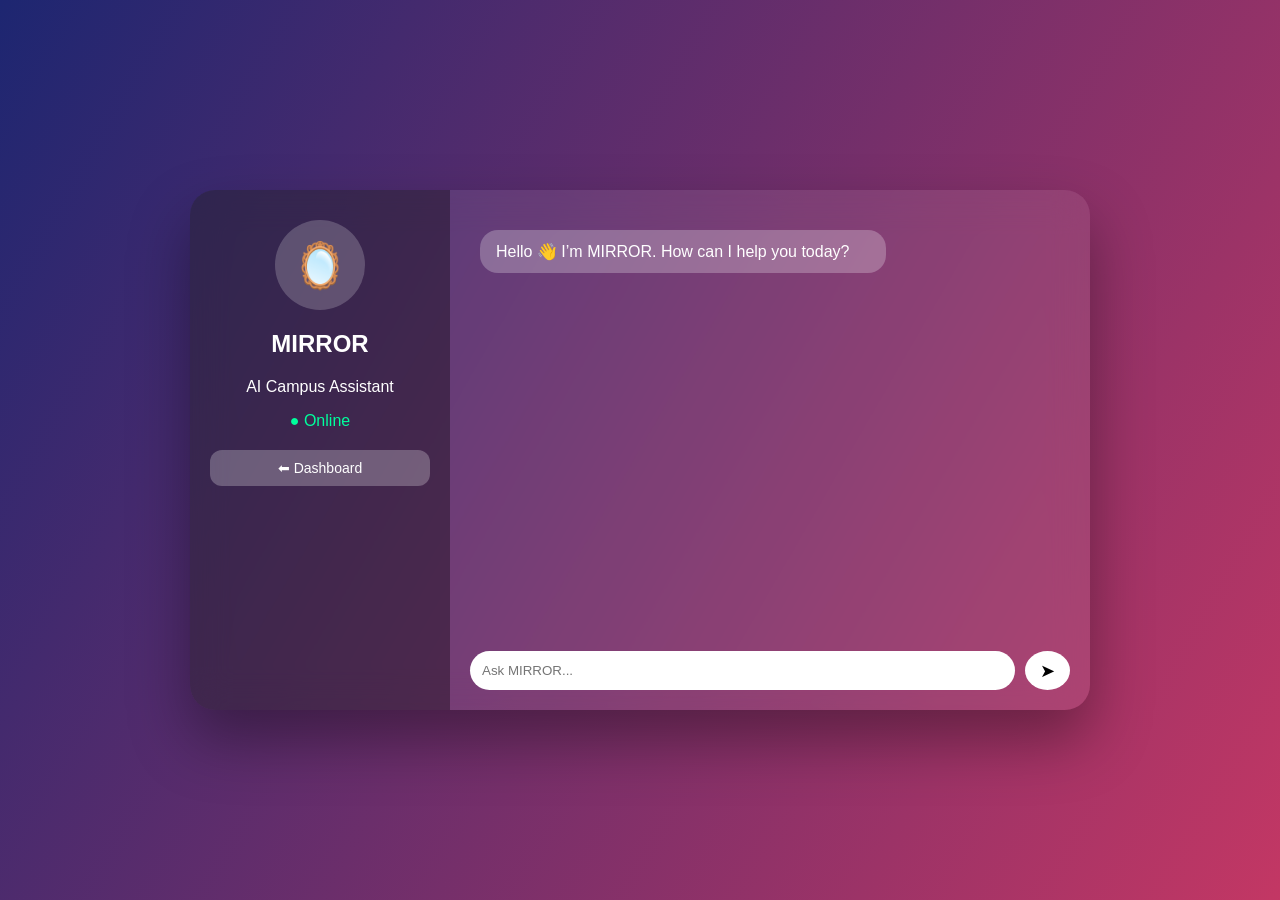
<file: index.html>
<!DOCTYPE html>
<html lang="en">
<head>
    <meta charset="UTF-8">
    <title>MIRROR AI Assistant</title>
    <link rel="stylesheet" href="style.css">
</head>
<body>

<div class="container chat-container">


    <aside class="sidebar">
        <div class="avatar">🪞</div>
        <h2>MIRROR</h2>
        <p>AI Campus Assistant</p>
        <span class="status">● Online</span>
        <a href="dashboard.html" class="dash-btn">⬅ Dashboard</a>
    </aside>

    <main class="chat-area">

        <div class="chat-box" id="chatBox">
            <div class="bot-message">
                Hello 👋 I’m MIRROR. How can I help you today?
            </div>
        </div>

        
<div class="typing" id="typingIndicator">
    MIRROR is typing...
</div>

        <div class="input-area">
            <input type="text" id="userInput" placeholder="Ask MIRROR..." />
            <button onclick="sendMessage()">➤</button>
        </div>

    </main>

</div>

<script src="app.js"></script>
</body>
</html>
</file>
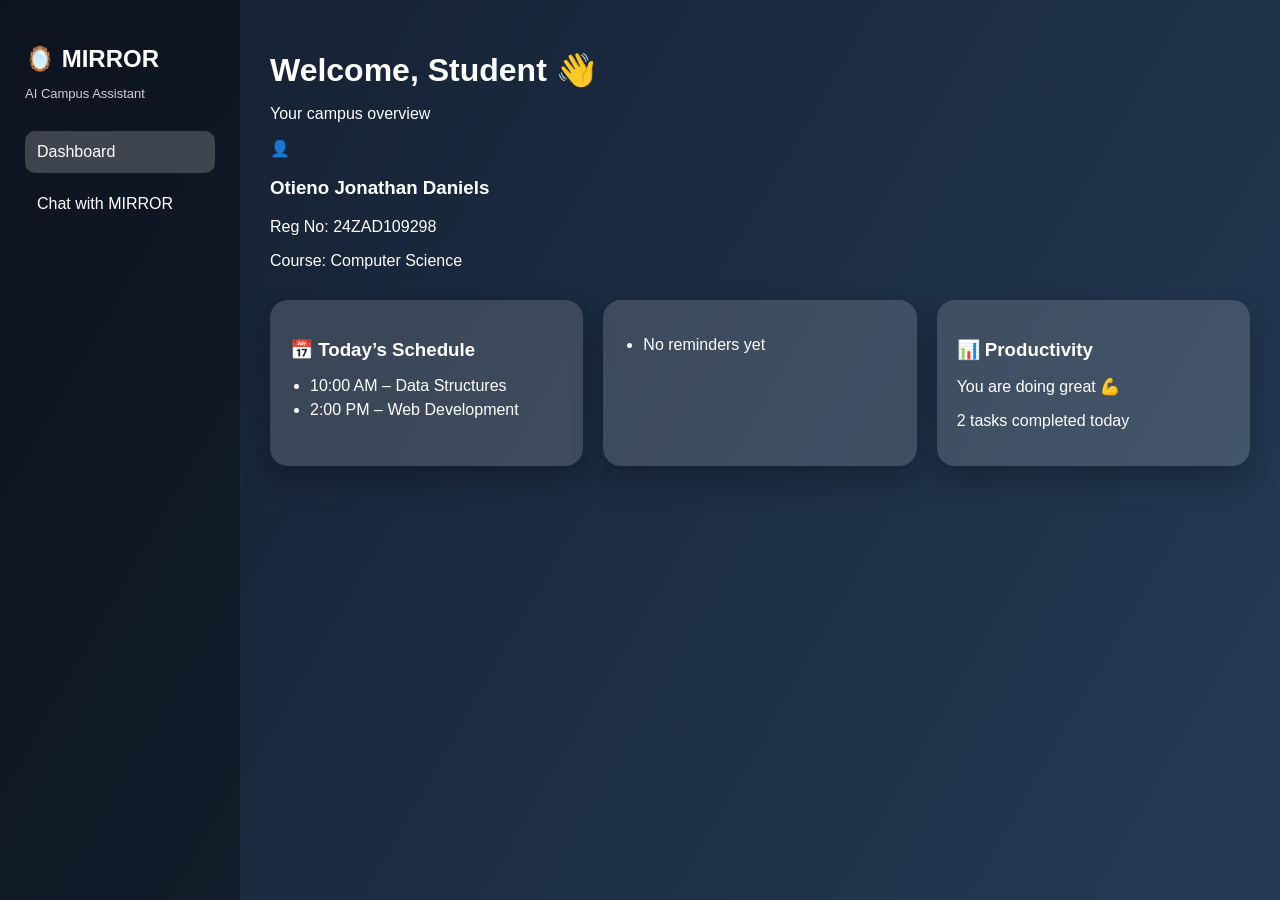
<file: dashboard.html>
<!DOCTYPE html>
<html lang="en">
<head>
    <meta charset="UTF-8">
    <title>MIRROR | Dashboard</title>
    <link rel="stylesheet" href="style.css">
</head>
<body>

<div class="dashboard">

    <!-- Sidebar -->
    <aside class="dash-sidebar">
        <h2>🪞 MIRROR</h2>
        <p class="subtitle">AI Campus Assistant</p>

        <nav>
            <a href="dashboard.html" class="active">Dashboard</a>
            <a href="index.html">Chat with MIRROR</a>
        </nav>
    </aside>

    <!-- Main Content -->
    <main class="dash-main">

        <header class="dash-header">
            <h1>Welcome, Student 👋</h1>
            <p>Your campus overview</p>
        </header>

        <!-- Student Profile -->
        <section class="profile-card">
            <div class="profile-avatar">👤</div>
            <div>
                <h3>Otieno Jonathan Daniels</h3>
                <p>Reg No: 24ZAD109298</p>
                <p>Course: Computer Science</p>
            </div>
        </section>

        <!-- Cards -->
        <section class="cards">

            <div class="card">
                <h3>📅 Today’s Schedule</h3>
                <ul>
                    <li>10:00 AM – Data Structures</li>
                    <li>2:00 PM – Web Development</li>
                </ul>
            </div>

            <div class="card">
                <ul id="dashboardReminders">
    <li>Loading reminders...</li>
</ul>
   </div>

            <div class="card">
                <h3>📊 Productivity</h3>
                <p>You are doing great 💪</p>
                <p>2 tasks completed today</p>
            </div>

        </section>

    </main>

</div>
<script>
const reminderList = document.getElementById("dashboardReminders");
const reminders = JSON.parse(localStorage.getItem("reminders")) || [];

reminderList.innerHTML = "";

if (reminders.length === 0) {
    reminderList.innerHTML = "<li>No reminders yet</li>";
} else {
    reminders.forEach(r => {
        const li = document.createElement("li");
        li.textContent = r;
        reminderList.appendChild(li);
    });
}
</script>

</body>
</html>
</file>
<file: style.css>
* {
    box-sizing: border-box;
    font-family: 'Segoe UI', sans-serif;
}

body {
    margin: 0;
    height: 100vh;
    background: linear-gradient(120deg, #1d2671, #c33764);
    display: flex;
    justify-content: center;
    align-items: center;
}

/* Layout */
.container.chat-container {
 
    width: 900px;
    height: 520px;
    display: flex;
    border-radius: 25px;
    overflow: hidden;
    box-shadow: 0 30px 60px rgba(0,0,0,0.35);
    background: rgba(255,255,255,0.08);
    backdrop-filter: blur(18px);
}

/* Sidebar */
.sidebar {
    width: 260px;
    background: rgba(0,0,0,0.35);
    color: white;
    padding: 30px 20px;
    text-align: center;
}

.avatar {
    width: 90px;
    height: 90px;
    margin: 0 auto 15px;
    background: rgba(255,255,255,0.2);
    border-radius: 50%;
    font-size: 45px;
    display: flex;
    justify-content: center;
    align-items: center;
}

.status {
    display: block;
    margin: 15px 0;
    color: #00ff9d;
}

.dash-btn {
    display: block;
    margin-top: 20px;
    padding: 10px;
    background: rgba(255,255,255,0.25);
    color: white;
    text-decoration: none;
    border-radius: 12px;
    font-size: 14px;
}

/* Chat Area */
.chat-area {
    flex: 1;
    display: flex;
    flex-direction: column;
    padding: 20px;
}

.chat-box {
    flex: 1;
    overflow-y: auto;
    padding: 10px;
}

.bot-message,
.user-message {
    max-width: 70%;
    padding: 12px 16px;
    margin: 10px 0;
    border-radius: 18px;
}

.bot-message {
    background: rgba(255,255,255,0.25);
    color: white;
}

.user-message {
    background: white;
    color: #333;
    margin-left: auto;
}

/* Input */
.input-area {
    display: flex;
    gap: 10px;
}

.input-area input {
    flex: 1;
    padding: 12px;
    border-radius: 25px;
    border: none;
    outline: none;
}

.input-area button {
    width: 45px;
    border-radius: 50%;
    border: none;
    background: white;
    font-size: 18px;
    cursor: pointer;
}

/* DASHBOARD */
.dashboard {
    display: flex;
    width: 100%;
    height: 100vh;
    background: linear-gradient(120deg, #141e30, #243b55);
    color: white;
}

.dash-sidebar {
    width: 240px;
    background: rgba(0,0,0,0.35);
    padding: 25px;
}

.dash-sidebar h2 {
    margin-bottom: 5px;
}

.subtitle {
    font-size: 13px;
    opacity: 0.8;
    margin-bottom: 30px;
}

.dash-sidebar nav a {
    display: block;
    padding: 12px;
    margin-bottom: 10px;
    text-decoration: none;
    color: white;
    border-radius: 10px;
    transition: background 0.3s;
}

.dash-sidebar nav a:hover,
.dash-sidebar nav a.active {
    background: rgba(255,255,255,0.2);
}

.dash-main {
    flex: 1;
    padding: 30px;
}

.dash-header h1 {
    margin-bottom: 5px;
}

.cards {
    display: grid;
    grid-template-columns: repeat(auto-fit, minmax(220px, 1fr));
    gap: 20px;
    margin-top: 30px;
}

.card {
    background: rgba(255,255,255,0.15);
    border-radius: 18px;
    padding: 20px;
    box-shadow: 0 15px 30px rgba(0,0,0,0.25);
}

.card h3 {
    margin-bottom: 10px;
}

.card ul {
    padding-left: 20px;
}

.card li {
    margin-bottom: 6px;
}

.typing {
    font-size: 13px;
    color: rgba(255,255,255,0.8);
    margin: 5px 10px;
    display: none;
}
</file>
